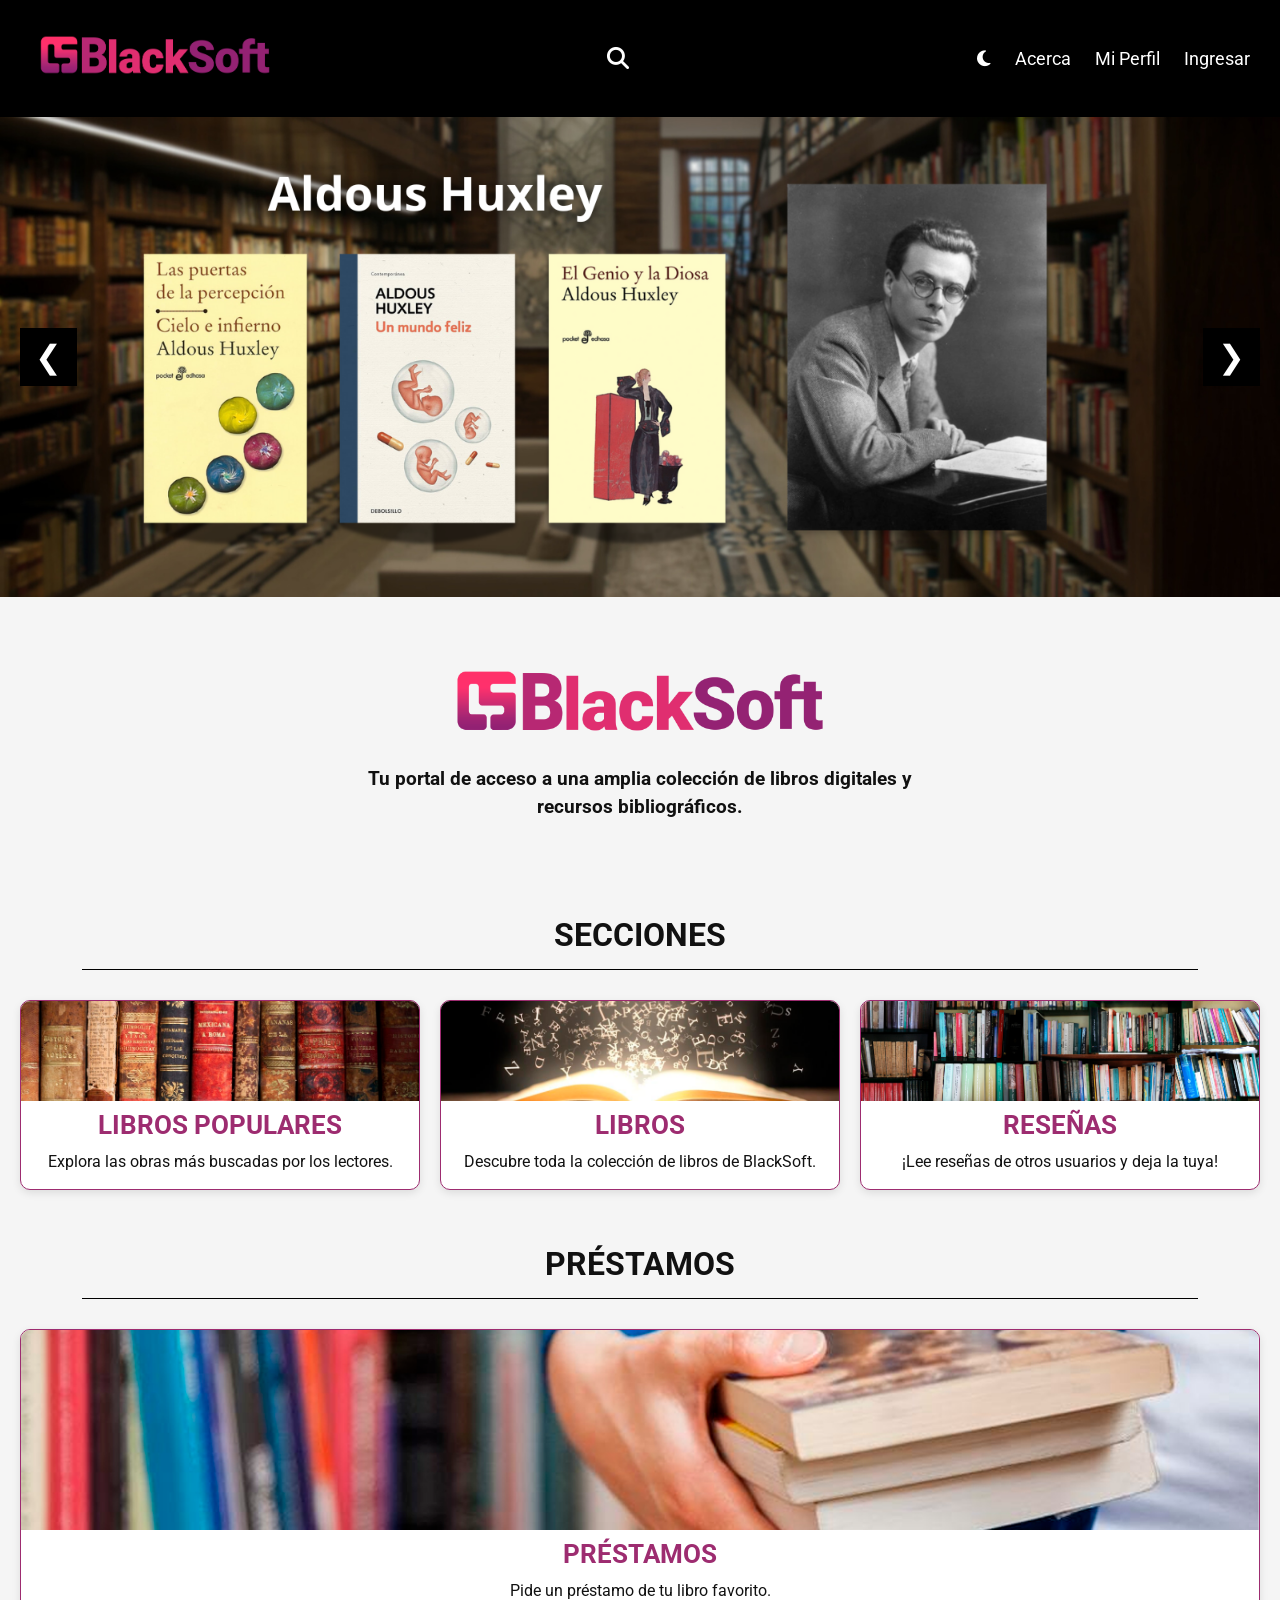
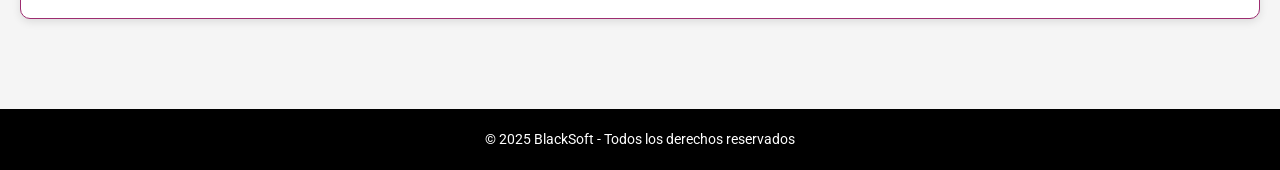
<file: index.html>
<!DOCTYPE html>
<html lang="es">
<head>
  <meta charset="UTF-8">
  <meta name="viewport" content="width=device-width, initial-scale=1.0">
  <title>Biblioteca BlackSoft</title>
  <link rel="stylesheet" href="./CSS/style.css">
  <link rel="icon" href="img/logo.png" type="image/png">
  <link rel="stylesheet" href="https://cdnjs.cloudflare.com/ajax/libs/font-awesome/6.5.0/css/all.min.css">
  <link rel="preconnect" href="https://fonts.googleapis.com">
  <link rel="preconnect" href="https://fonts.gstatic.com" crossorigin>
  <link href="https://fonts.googleapis.com/css2?family=Roboto:wght@300;400;500;700&display=swap" rel="stylesheet">
</head>

<body>

<header>
    <div class="logo">
        <a href="index.html" class="logomain">
            <img src="img/logo2.png" alt="mainlogobtn">
        </a>
    </div>

    <div class="search">
        <input id="busca" type="text" placeholder="Buscar..." class="busca">
        <button id="searchbtn" class="buscabtn">
            <i class="fa-solid fa-magnifying-glass"></i>
        </button>
    </div>

    <nav>
        <button id="themeToggle" class="theme-btn">
            <i class="fa-solid fa-moon"></i>
        </button>
        <a href="info.html">Acerca</a>
        <a href="perfil.html">Mi Perfil</a>
        <a href="login.html">Ingresar</a>
    </nav>
</header>

<main>

    <!-- ====================== CARRUSEL ====================== -->
    <section class="carrusel">
        <div class="slides">
            <img src="img/c3.png" alt="Imagen 1">
            <img src="img/c2.png" alt="Imagen 2">
            <img src="img/c1.png" alt="Imagen 3">
        </div>
        <button class="Anterior">&#10094;</button>
        <button class="Siguiente">&#10095;</button>
    </section>

    <!-- ====================== INFO ====================== -->
    <section class="bienv">
        <div class="bienvenida">
            <a href="info.html" class="btn-img">
                <img src="img/logo2.png" alt="logobtn">
            </a>
            <h3>Tu portal de acceso a una amplia colección de libros digitales y recursos bibliográficos.</h3>
        </div>
    </section>

    <!-- ====================== TARJETAS ====================== -->
    <section class="tarjetas">
    <h2>SECCIONES</h2>

    <div class="cards-container">

        <a href="libros_populares.html" class="card" data-img="img/s1.png" data-hover="img/h1.png">
            <img src="img/s1.png" alt="LibPop" class="card-img">
            <img src="img/ss1.png" class="card-img-hover">
            <h3>LIBROS POPULARES</h3>
            <p>Explora las obras más buscadas por los lectores.</p>
        </a>

        <a href="libros.html" class="card" data-img="img/s2.png" data-hover="img/h2.png">
            <img src="img/s2.png" alt="Lib" class="card-img">
            <img src="img/ss2.png" class="card-img-hover">
            <h3>LIBROS</h3>
            <p>Descubre toda la colección de libros de BlackSoft.</p>
        </a>

        <a href="resenas.html" class="card" data-img="img/s3.png" data-hover="img/h3.png">
            <img src="img/s3.png" alt="Resen" class="card-img">
            <img src="img/ss3.png" class="card-img-hover">
            <h3>RESEÑAS</h3>
            <p>¡Lee reseñas de otros usuarios y deja la tuya!</p>
        </a>

    </div>
    </section>


    <!-- ====================== PRESTAMOS ====================== -->
    <section class="prest">
    <h2>PRÉSTAMOS</h2>
    <div class="prestamo">
        <a href="prest.html" class="pr" data-img="img/s4.png" data-hover="img/h4.png">
            <img src="img/s4.png" alt="Prest" class="pr-img">
            <img src="img/ss4.png" class="pr-img-hover">
            <h3>PRÉSTAMOS</h3>
            <p>Pide un préstamo de tu libro favorito.</p>
        </a>
    </div>
    </section>


</main>

<footer>
    <p>© 2025 BlackSoft - Todos los derechos reservados</p>
</footer>

<script src="script.js"></script>
</body>
</html>
</file>
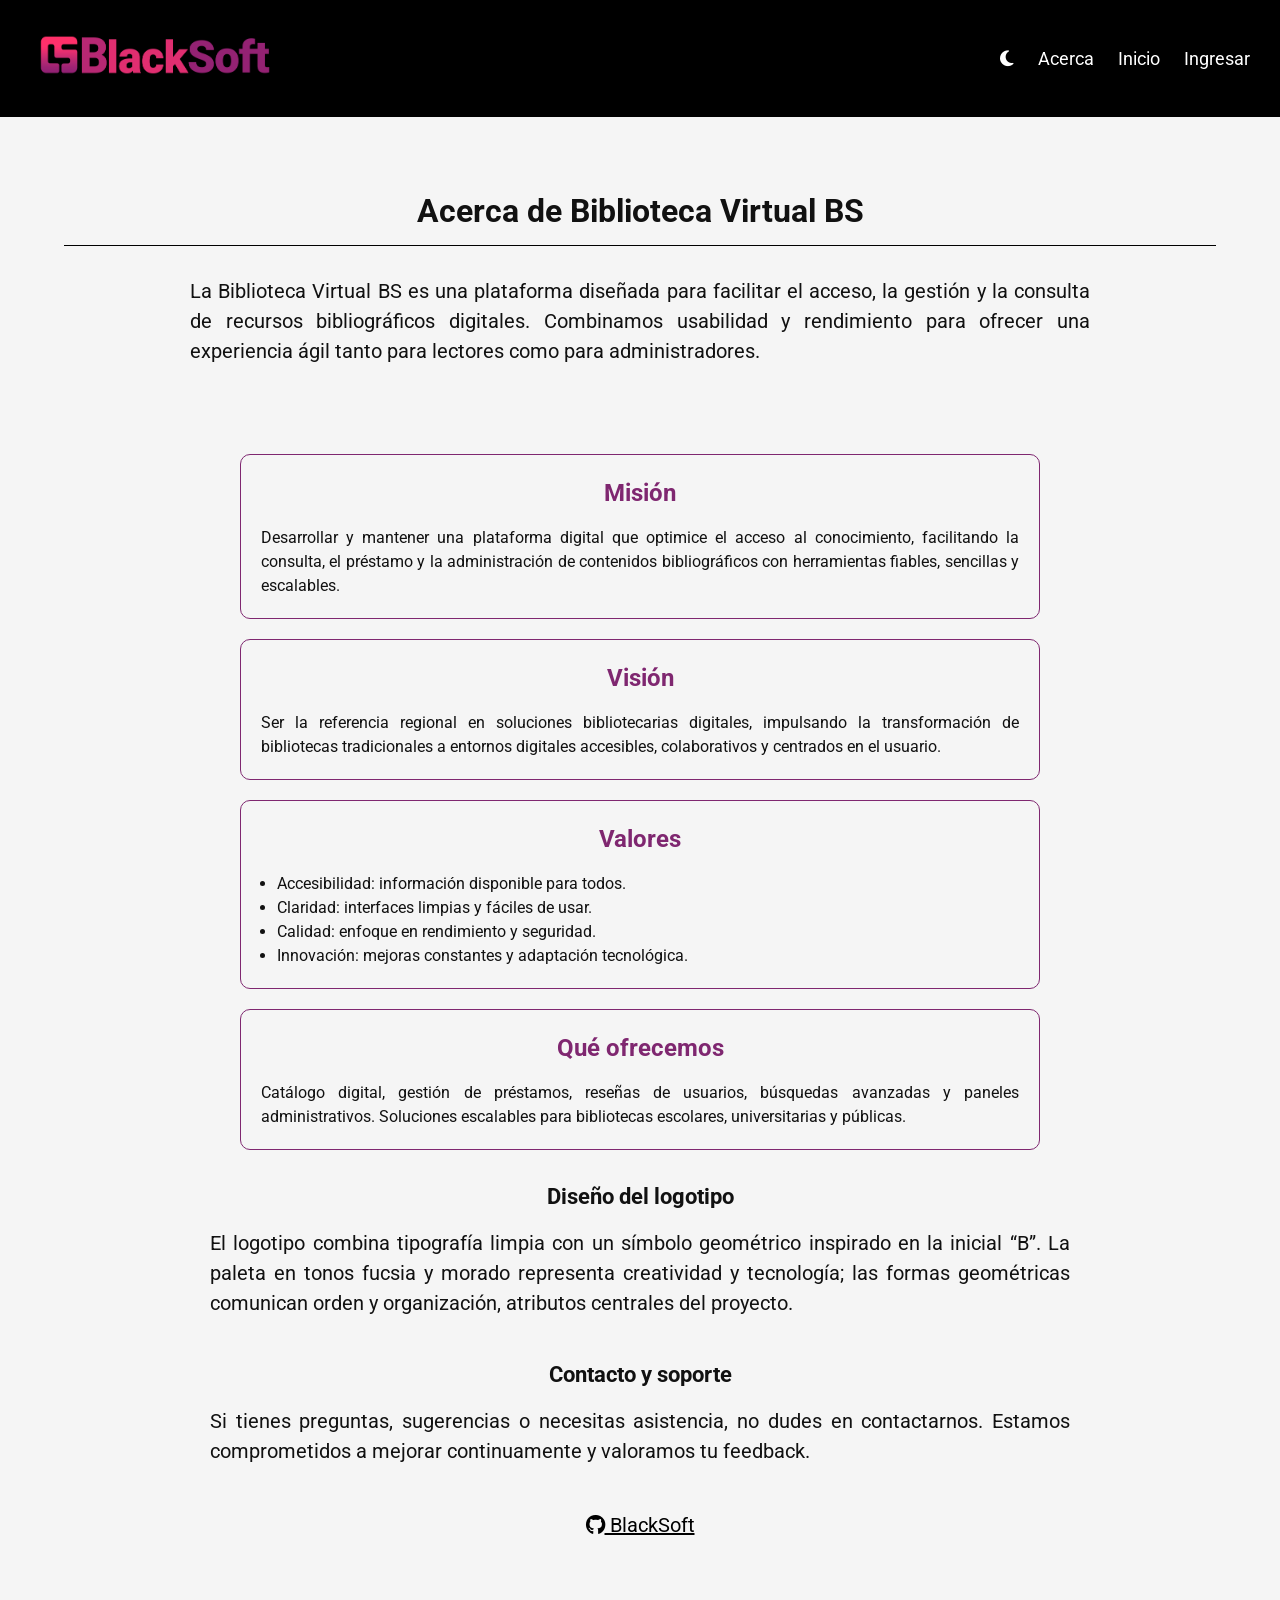
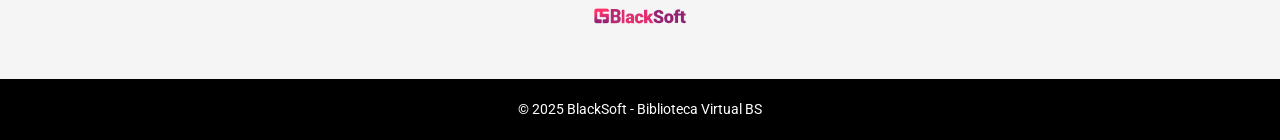
<file: info.html>
<!DOCTYPE html>
<html lang="es">
<head>
  <meta charset="utf-8" />
  <meta name="viewport" content="width=device-width,initial-scale=1" />
  <title>Nosotros - BS</title>
  <link rel="stylesheet" href="./CSS/style.css">
  <link rel="icon" href="img/logo2.png" type="image/png">
  <link rel="stylesheet" href="https://cdnjs.cloudflare.com/ajax/libs/font-awesome/6.5.0/css/all.min.css">
  <link rel="preconnect" href="https://fonts.googleapis.com">
  <link rel="preconnect" href="https://fonts.gstatic.com" crossorigin>
  <link href="https://fonts.googleapis.com/css2?family=Roboto:wght@300;400;500;700&display=swap" rel="stylesheet">
</head>

<body>

<header>
  <div class="logo">
    <a href="index.php"><img src="img/logo2.png" alt="BlackSoft - Biblioteca Virtual"></a>
  </div>

  <nav>
    <button id="themeToggle" class="theme-btn">
      <i class="fa-solid fa-moon"></i>
    </button>
    <a href="info.html">Acerca</a>
    <a href="index.php">Inicio</a>
    <a href="login.php">Ingresar</a>
  </nav>
</header>

<main>

  <!-- INTRO -->
  <section class="about-intro">
    <h2>Acerca de Biblioteca Virtual BS</h2>
    <p>
      La Biblioteca Virtual BS es una plataforma diseñada para facilitar el acceso, la gestión y la
      consulta de recursos bibliográficos digitales. Combinamos usabilidad y rendimiento para ofrecer
      una experiencia ágil tanto para lectores como para administradores.
    </p>
  </section>

  <!-- GRID -->
  <section class="about-grid">

    <article class="about-card">
      <h3>Misión</h3>
      <p>
        Desarrollar y mantener una plataforma digital que optimice el acceso al conocimiento, facilitando
        la consulta, el préstamo y la administración de contenidos bibliográficos con herramientas
        fiables, sencillas y escalables.
      </p>
    </article>

    <article class="about-card">
      <h3>Visión</h3>
      <p>
        Ser la referencia regional en soluciones bibliotecarias digitales, impulsando la transformación
        de bibliotecas tradicionales a entornos digitales accesibles, colaborativos y centrados en el usuario.
      </p>
    </article>

    <article class="about-card">
      <h3>Valores</h3>
      <ul>
        <li>Accesibilidad: información disponible para todos.</li>
        <li>Claridad: interfaces limpias y fáciles de usar.</li>
        <li>Calidad: enfoque en rendimiento y seguridad.</li>
        <li>Innovación: mejoras constantes y adaptación tecnológica.</li>
      </ul>
    </article>

    <article class="about-card">
      <h3>Qué ofrecemos</h3>
      <p>
        Catálogo digital, gestión de préstamos, reseñas de usuarios, búsquedas avanzadas y paneles
        administrativos. Soluciones escalables para bibliotecas escolares, universitarias y públicas.
      </p>
    </article>

  </section>

  <!-- LOGO INFO -->
  <section class="logo-design">
    <h3>Diseño del logotipo</h3>
    <p>
      El logotipo combina tipografía limpia con un símbolo geométrico inspirado en la inicial “B”.
      La paleta en tonos fucsia y morado representa creatividad y tecnología; las formas geométricas
      comunican orden y organización, atributos centrales del proyecto.
    </p>

  </section>

  <!-- CONTACTO -->
  <section class="contact-cta">
    <h3>Contacto y soporte</h3>
    <p>
      Si tienes preguntas, sugerencias o necesitas asistencia, no dudes en contactarnos. Estamos
      comprometidos a mejorar continuamente y valoramos tu feedback.
    </p>
    <br>
    <a href="https://github.com/Daezepam/BlackSoft">
      <i class="fab fa-github"></i> BlackSoft
    </a> 
  </section>

  <section class="logo-d">
    <div class="logo-img">
      <img src="img/logo2.png" alt="Logotipo BlackSoft">
    </div>
  </section>

</main>

<footer>
  <p>© 2025 BlackSoft - Biblioteca Virtual BS</p>
</footer>

<script src="script.js"></script>
</body>
</html>
</file>
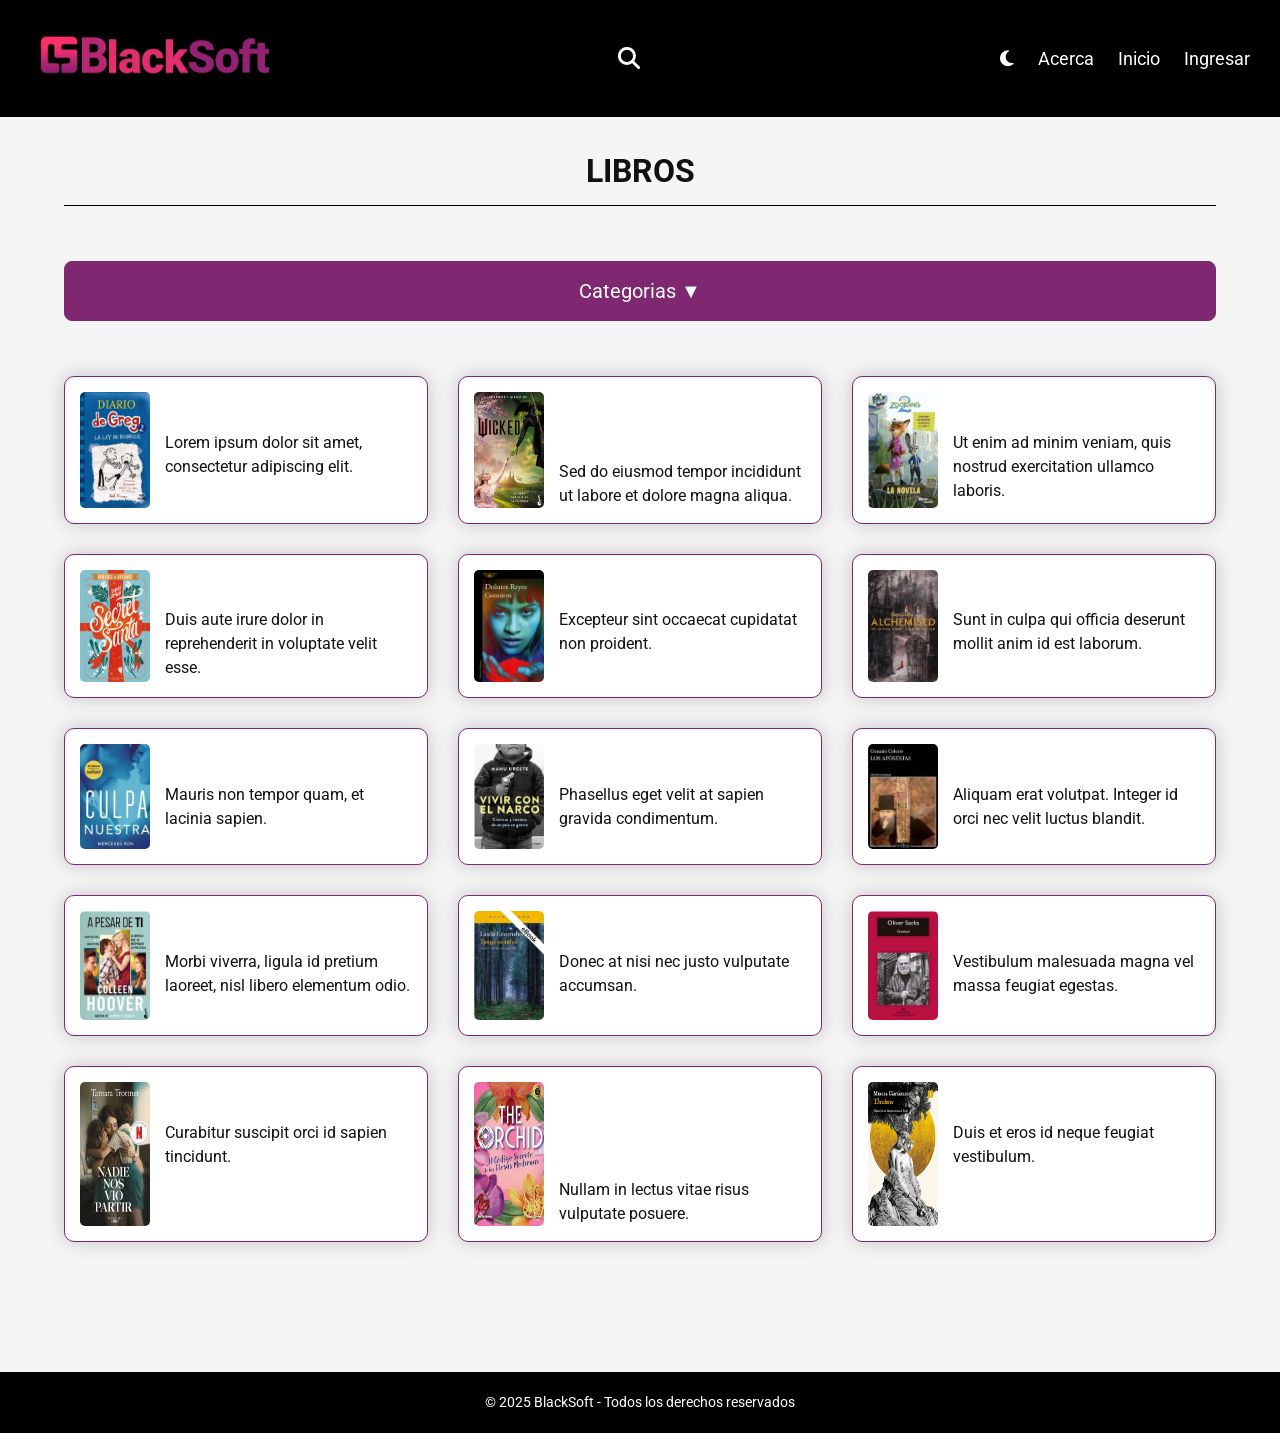
<file: libros.html>
<!DOCTYPE html>
<html lang="es">
<head>
    <meta charset="UTF-8">
    <meta name="viewport" content="width=device-width, initial-scale=1.0">
    <title>Libros - BS</title>
    <link rel="stylesheet" href="./CSS/style.css">
    <link rel="icon" href="img/logo.png" type="image/png">
    <link rel="stylesheet" href="https://cdnjs.cloudflare.com/ajax/libs/font-awesome/6.5.0/css/all.min.css">
    <link rel="preconnect" href="https://fonts.googleapis.com">
    <link rel="preconnect" href="https://fonts.gstatic.com" crossorigin>
    <link href="https://fonts.googleapis.com/css2?family=Roboto:wght@300;400;500;700&display=swap" rel="stylesheet">
</head>
<body>

<header>
    <div class="logo">
        <a href="index.html" class="logomain">
            <img src="img/logo2.png" alt="mainlogobtn">
        </a>
    </div>
    
    <div class="search">
        <input id="busca" type="text" placeholder="Buscar..." class="busca">
        <button id="searchbtn" class="buscabtn">
            <i class="fa-solid fa-magnifying-glass"></i>
        </button>
    </div>

    <nav>
        <button id="themeToggle" class="theme-btn">
            <i class="fa-solid fa-moon"></i>
        </button>
        <a href="info.html">Acerca</a>
        <a href="index.html">Inicio</a>
        <a href="login.html">Ingresar</a>
    </nav>
</header>

<div class="titulo">
    <h2>Libros</h2>
</div>


<!-- BOTÓN DE CATEGORÍAS -->
<div class="categorias-boton" onclick="toggleCategorias()">
    Categorias ▼
</div>

<!-- MENÚ DESPLEGABLE -->
<div class="categorias-desplegable" id="menuCategorias">
    <div class="categorias-menu">

        <div class="categorias-column">
            <span>Aventura</span>
            <span>Fantasía</span>
            <span>Ciencia Ficción</span>
        </div>

        <div class="categorias-column">
            <span>Historia</span>
            <span>Negocios</span>
            <span>Psicología</span>
        </div>

        <div class="categorias-column">
            <span>Poesía</span>
            <span>Filosofía</span>
            <span>Arte</span>
        </div>
    </div>
</div>

<!-- GRID DE LIBROS -->
<div class="libros-container">

   <!-- LIBRO 1 -->
    <div class="libro-card">
        <img src="img/libros_populares/libro1.jpg" class="libro-img" alt="Libro 1">
        <div class="libro-info">
            <div class="libro-titulo">El Diario de Greg 2</div>
            <div class="libro-descripcion">
                Lorem ipsum dolor sit amet, consectetur adipiscing elit.
            </div>
        </div>
    </div>

    <!-- LIBRO 2 -->
    <div class="libro-card">
        <img src="img/libros_populares/libro2.png" class="libro-img" alt="Libro 2">
        <div class="libro-info">
            <div class="libro-titulo">Wicked. Memorias de una bruja mala</div>
            <div class="libro-descripcion">
                Sed do eiusmod tempor incididunt ut labore et dolore magna aliqua.
            </div>
        </div>
    </div>

    <!-- LIBRO 3 -->
    <div class="libro-card">
        <img src="img/libros_populares/libro3.png" class="libro-img" alt="Libro 3">
        <div class="libro-info">
            <div class="libro-titulo">Zootopia 2. La novela</div>
            <div class="libro-descripcion">
                Ut enim ad minim veniam, quis nostrud exercitation ullamco laboris.
            </div>
        </div>
    </div>

    <!-- LIBRO 4 -->
    <div class="libro-card">
        <img src="img/libros_populares/libro4.png" class="libro-img" alt="Libro 4">
        <div class="libro-info">
            <div class="libro-titulo">Secret Santa</div>
            <div class="libro-descripcion">
                Duis aute irure dolor in reprehenderit in voluptate velit esse.
            </div>
        </div>
    </div>

    <!-- LIBRO 5 -->
    <div class="libro-card">
        <img src="img/libros_populares/libro5.png" class="libro-img" alt="Libro 5">
        <div class="libro-info">
            <div class="libro-titulo">Cometierra</div>
            <div class="libro-descripcion">
                Excepteur sint occaecat cupidatat non proident.
            </div>
        </div>
    </div>

    <!-- LIBRO 6 -->
    <div class="libro-card">
        <img src="img/libros_populares/libro6.png" class="libro-img" alt="Libro 6">
        <div class="libro-info">
            <div class="libro-titulo">Alchemised</div>
            <div class="libro-descripcion">
                Sunt in culpa qui officia deserunt mollit anim id est laborum.
            </div>
        </div>
    </div>

    <!-- LIBRO 7 -->
    <div class="libro-card">
        <img src="img/libros_populares/libro7.png" class="libro-img" alt="Libro 7">
        <div class="libro-info">
            <div class="libro-titulo">Culpa nuestra</div>
            <div class="libro-descripcion">
                Mauris non tempor quam, et lacinia sapien.
            </div>
        </div>
    </div>

    <!-- LIBRO 8 -->
    <div class="libro-card">
        <img src="img/libros_populares/libro8.png" class="libro-img" alt="Libro 8">
        <div class="libro-info">
            <div class="libro-titulo">Vivir con el narco</div>
            <div class="libro-descripcion">
                Phasellus eget velit at sapien gravida condimentum.
            </div>
        </div>
    </div>

    <!-- LIBRO 9 -->
    <div class="libro-card">
        <img src="img/libros_populares/libro9.png" class="libro-img" alt="Libro 9">
        <div class="libro-info">
            <div class="libro-titulo">Los apóstatas</div>
            <div class="libro-descripcion">
                Aliquam erat volutpat. Integer id orci nec velit luctus blandit.
            </div>
        </div>
    </div>

    <!-- LIBRO 10 -->
    <div class="libro-card">
        <img src="img/libros_populares/libro10.png" class="libro-img" alt="Libro 10">
        <div class="libro-info">
            <div class="libro-titulo">A Pesar de Ti</div>
            <div class="libro-descripcion">
                Morbi viverra, ligula id pretium laoreet, nisl libero elementum odio.
            </div>
        </div>
    </div>

    <!-- LIBRO 11 -->
    <div class="libro-card">
        <img src="img/libros_populares/libro11.png" class="libro-img" alt="Libro 11">
        <div class="libro-info">
            <div class="libro-titulo">Tango Satánico</div>
            <div class="libro-descripcion">
                Donec at nisi nec justo vulputate accumsan.
            </div>
        </div>
    </div>

    <!-- LIBRO 12 -->
    <div class="libro-card">
        <img src="img/libros_populares/libro12.png" class="libro-img" alt="Libro 12">
        <div class="libro-info">
            <div class="libro-titulo">Gratitud</div>
            <div class="libro-descripcion">
                Vestibulum malesuada magna vel massa feugiat egestas.
            </div>
        </div>
    </div>

    <!-- LIBRO 13 -->
    <div class="libro-card">
        <img src="img/libros_populares/libro13.png" class="libro-img" alt="Libro 13">
        <div class="libro-info">
            <div class="libro-titulo">Nadie nos vio partir</div>
            <div class="libro-descripcion">
                Curabitur suscipit orci id sapien tincidunt.
            </div>
        </div>
    </div>

    <!-- LIBRO 14 -->
    <div class="libro-card">
        <img src="img/libros_populares/libro14.png" class="libro-img" alt="Libro 14">
        <div class="libro-info">
            <div class="libro-titulo">The Orchid: el código secreto de las diosas modernas</div>
            <div class="libro-descripcion">
                Nullam in lectus vitae risus vulputate posuere.
            </div>
        </div>
    </div>

    <!-- LIBRO 15 -->
    <div class="libro-card">
        <img src="img/libros_populares/libro15.png" class="libro-img" alt="Libro 15">
        <div class="libro-info">
            <div class="libro-titulo">THEODOROS</div>
            <div class="libro-descripcion">
                Duis et eros id neque feugiat vestibulum.
            </div>
        </div>
    </div>
</div>

<footer>
    © 2025 BlackSoft - Todos los derechos reservados
</footer>

<script>
function toggleCategorias() {
    let menu = document.getElementById("menuCategorias");
    menu.style.display = (menu.style.display === "block") ? "none" : "block";
}
</script>

<script src="script.js"></script>
</body>
</html>
</file>
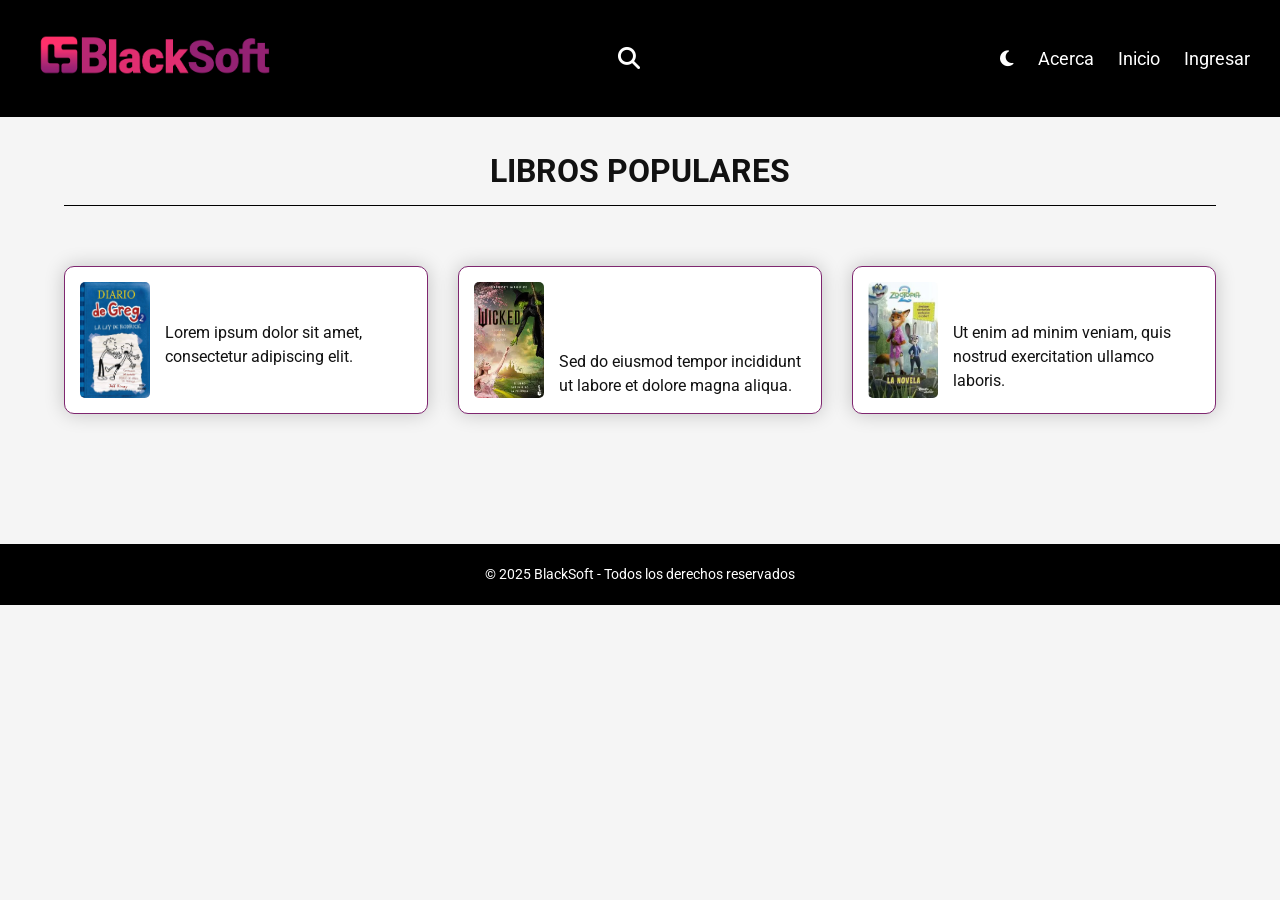
<file: libros_populares.html>
<!DOCTYPE html>
<html lang="es">
<head>
    <meta charset="UTF-8">
    <meta name="viewport" content="width=device-width, initial-scale=1.0">
    <title>Libros Populares - BS</title>
    <link rel="stylesheet" href="./CSS/style.css">
    <link rel="icon" href="img/logo.png" type="image/png">
    <link rel="stylesheet" href="https://cdnjs.cloudflare.com/ajax/libs/font-awesome/6.5.0/css/all.min.css">
    <link rel="preconnect" href="https://fonts.googleapis.com">
    <link rel="preconnect" href="https://fonts.gstatic.com" crossorigin>
    <link href="https://fonts.googleapis.com/css2?family=Roboto:wght@300;400;500;700&display=swap" rel="stylesheet">
</head>
<body>

<header>
    <div class="logo">
        <a href="index.php" class="logomain">
            <img src="img/logo2.png" alt="mainlogobtn">
        </a>
    </div>

    <div class="search">
        <input id="busca" type="text" placeholder="Buscar..." class="busca">
        <button id="searchbtn" class="buscabtn">
            <i class="fa-solid fa-magnifying-glass"></i>
        </button>
    </div>

    <nav>
        <button id="themeToggle" class="theme-btn">
            <i class="fa-solid fa-moon"></i>
        </button>
        <a href="info.html">Acerca</a>
        <a href="index.html">Inicio</a>
        <a href="login.html">Ingresar</a>
    </nav>
</header>

<div class="titulo">
    <h2>Libros Populares</h2>
</div>

<!-- CONTENEDOR EN 3 COLUMNAS -->
<div class="libros-container">

    <!-- LIBRO 1 -->
    <div class="libro-card">
        <img src="img/libros_populares/libro1.jpg" class="libro-img" alt="Libro 1">
        <div class="libro-info">
            <div class="libro-titulo">El Diario de Greg 2</div>
            <div class="libro-descripcion">
                Lorem ipsum dolor sit amet, consectetur adipiscing elit.
            </div>
        </div>
    </div>

    <!-- LIBRO 2 -->
    <div class="libro-card">
        <img src="img/libros_populares/libro2.png" class="libro-img" alt="Libro 2">
        <div class="libro-info">
            <div class="libro-titulo">Wicked. Memorias de una bruja mala</div>
            <div class="libro-descripcion">
                Sed do eiusmod tempor incididunt ut labore et dolore magna aliqua.
            </div>
        </div>
    </div>

    <!-- LIBRO 3 -->
    <div class="libro-card">
        <img src="img/libros_populares/libro3.png" class="libro-img" alt="Libro 3">
        <div class="libro-info">
            <div class="libro-titulo">Zootopia 2. La novela</div>
            <div class="libro-descripcion">
                Ut enim ad minim veniam, quis nostrud exercitation ullamco laboris.
            </div>
        </div>
    </div>

</div>

<footer>
    © 2025 BlackSoft - Todos los derechos reservados
</footer>

<script src="script.js"></script>
</body>
</html>
</file>
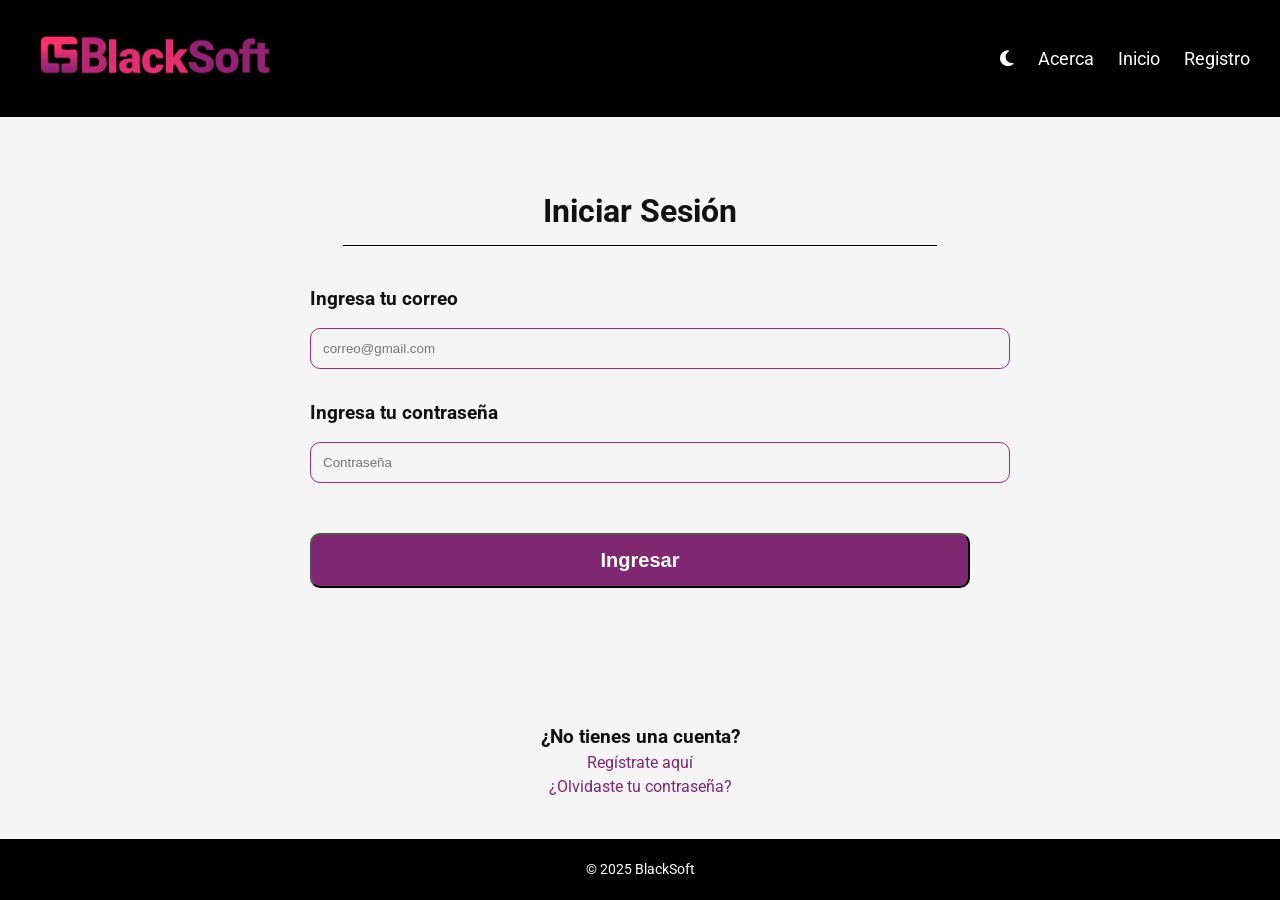
<file: login.html>
<!DOCTYPE html>
<html lang="es">
<head>
  <meta charset="UTF-8">
  <meta name="viewport" content="width=device-width, initial-scale=1.0">
  <title>Login - BS</title>
  <link rel="stylesheet" href="./CSS/style.css">
  <link rel="icon" href="img/logo.png" type="image/png">
  <link rel="stylesheet" href="https://cdnjs.cloudflare.com/ajax/libs/font-awesome/6.5.0/css/all.min.css">
  <link rel="preconnect" href="https://fonts.googleapis.com">
  <link rel="preconnect" href="https://fonts.gstatic.com" crossorigin>
  <link href="https://fonts.googleapis.com/css2?family=Roboto:wght@300;400;500;700&display=swap" rel="stylesheet">
</head>

<header>
    <div class="logo">
        <a href="index.html" class="logomain">
            <img src="img/logo2.png" alt="mainlogobtn">
        </a>
    </div>
    <nav>
        <button id="themeToggle" class="theme-btn">
            <i class="fa-solid fa-moon"></i>
        </button>
        <a href="info.html">Acerca</a>
        <a href="index.html">Inicio</a>
        <a href="registro.html">Registro</a>

    </nav>
</header>

<main class="formulario">
    <div class="formlog">
        <h2>Iniciar Sesión</h2><br>
        <form class="forma">
            <h3>Ingresa tu correo</h3>
            <input type="email" placeholder="correo@gmail.com">

            <h3>Ingresa tu contraseña</h3>
            <input type="password" placeholder="Contraseña">

            <button>Ingresar</button>
        </form>
    </div>
</main>

<div class="info-login">
        <h3>¿No tienes una cuenta?</h3>
        <a href="registro.html" class="btn-reg">Regístrate aquí</a>
</div>

<div class="password">
        <a href="pass.html" class="btn-pass">¿Olvidaste tu contraseña?</a>
</div>

<footer>
    <p>© 2025 BlackSoft</p>
</footer>

<script src="script.js"></script>
</body>
</html>
</file>
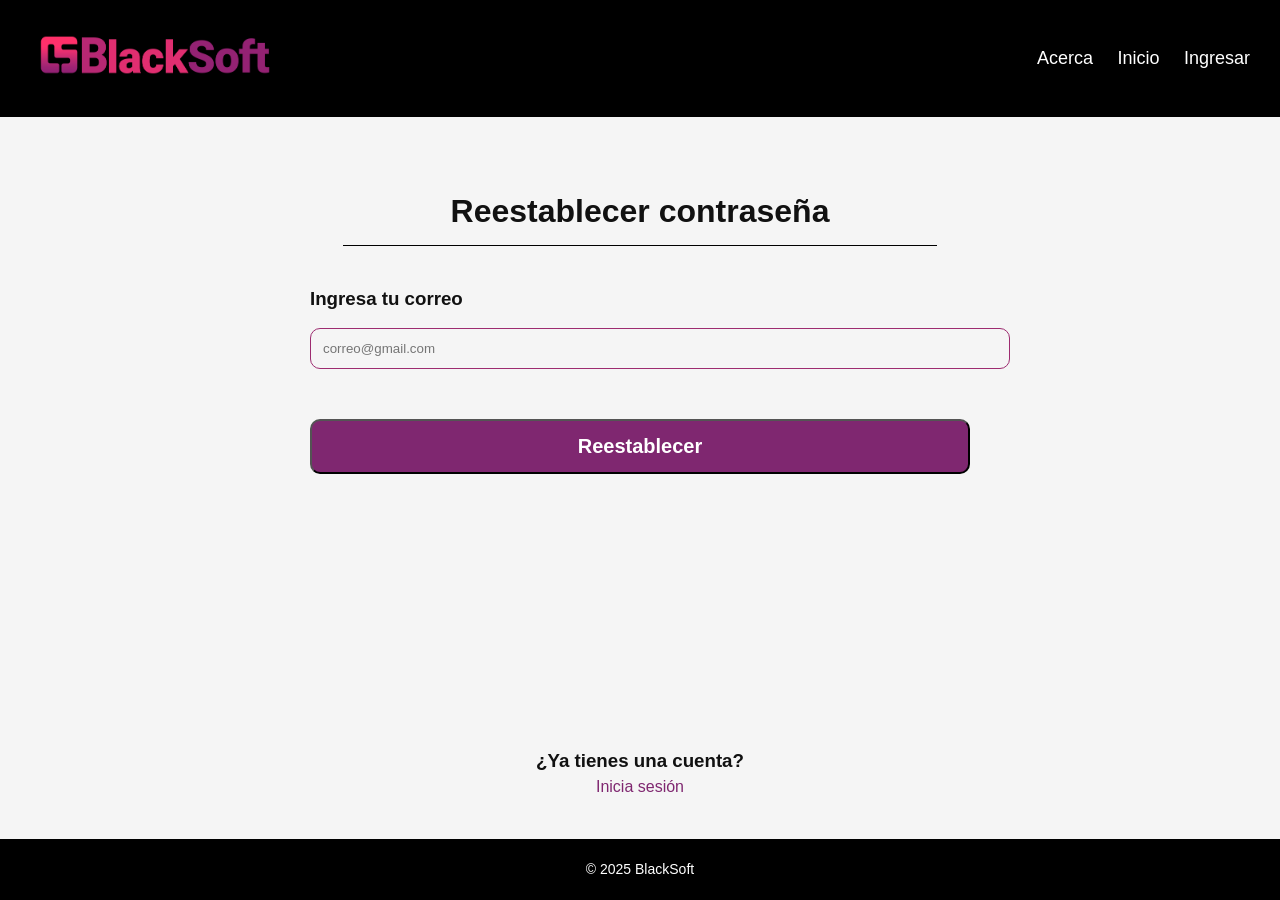
<file: pass.html>
<!DOCTYPE html>
<html lang="es">
<head>
  <meta charset="UTF-8">
  <meta name="viewport" content="width=device-width, initial-scale=1.0">
  <title>Reestablecer - BS</title>
  <link rel="stylesheet" href="./CSS/style.css">
  <link rel="icon" href="img/logo.png" type="image/png">
</head>

<header>
    <div class="logo">
        <a href="index.php" class="logomain">
            <img src="img/logo2.png" alt="mainlogobtn">
        </a>
    </div>
    <nav>
        <button id="themeToggle" class="theme-btn">
            <i class="fa-solid fa-moon"></i>
        </button>
        <a href="info.html">Acerca</a>
        <a href="index.php">Inicio</a>
        <a href="login.html">Ingresar</a>
    </nav>
</header>

<main class="formulario">
    <div class="formlog">
        <h2>Reestablecer contraseña</h2><br>
        <form class="forma">
            <h3>Ingresa tu correo</h3>
            <input type="email" placeholder="correo@gmail.com">
            <button>Reestablecer</button>
        </form>
    </div>
</main>

<div class="info-login">
        <h3>¿Ya tienes una cuenta?</h3>
        <a href="login.html" class="btn-reg">Inicia sesión</a>
</div>

<footer>
    <p>© 2025 BlackSoft</p>
</footer>

<script src="script.js"></script>
</body>
</html>
</file>
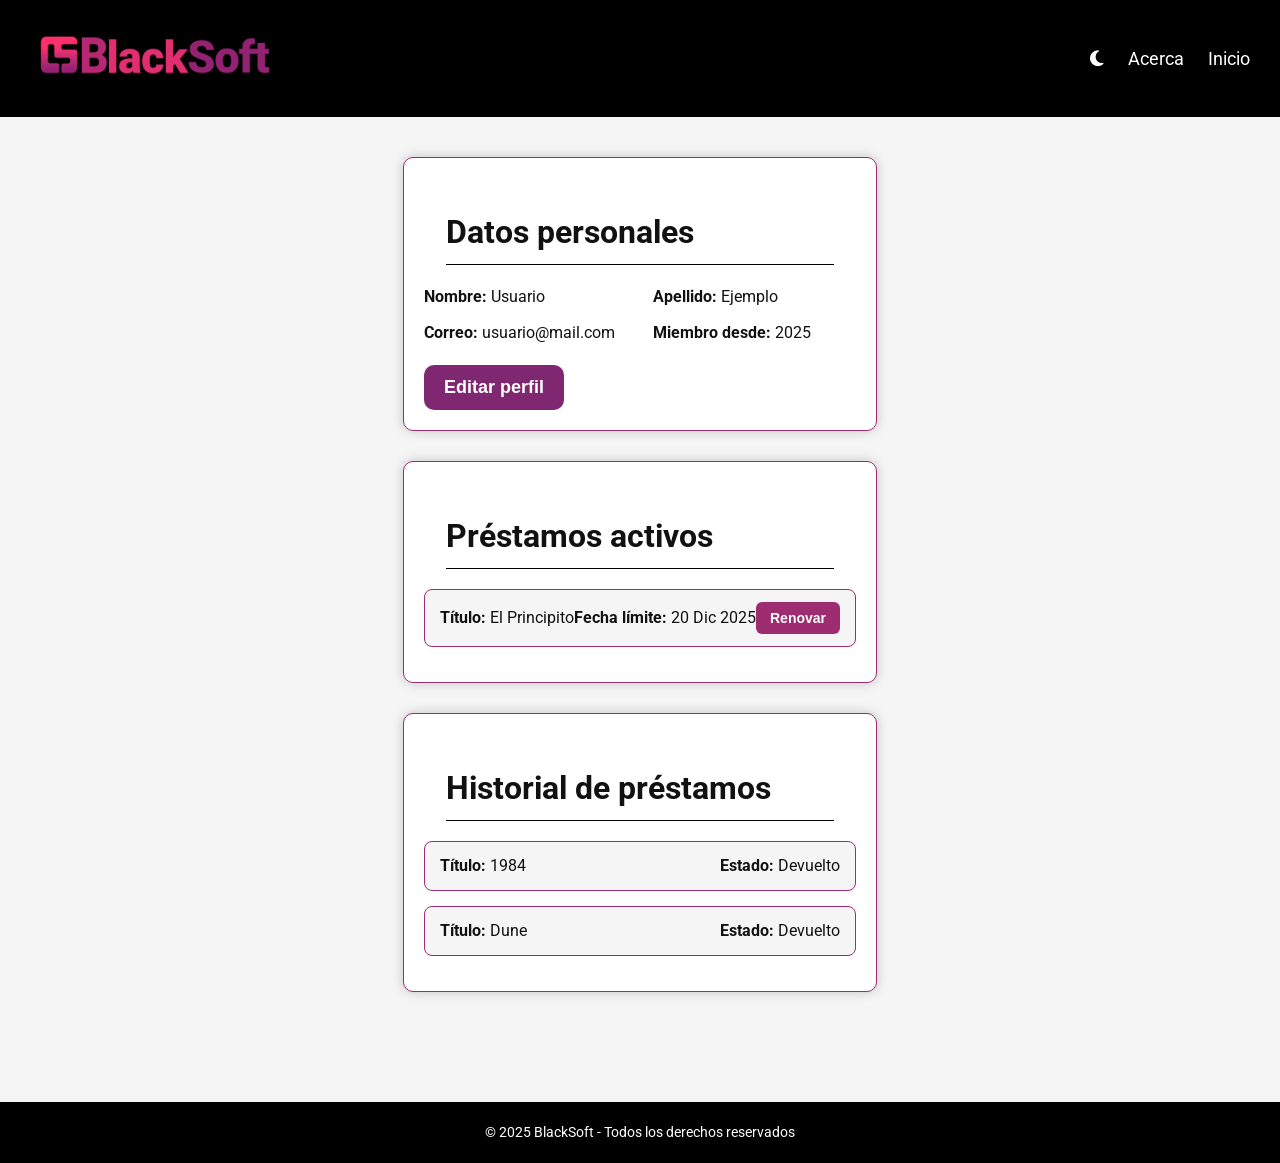
<file: perfil.html>
<!DOCTYPE html>
<html lang="es">
<head>
  <meta charset="UTF-8">
  <meta name="viewport" content="width=device-width, initial-scale=1.0">
  <title>Perfil - BS</title>
  <link rel="stylesheet" href="./CSS/style.css">
  <link rel="icon" href="img/logo.png" type="image/png">
  <link rel="stylesheet" href="https://cdnjs.cloudflare.com/ajax/libs/font-awesome/6.5.0/css/all.min.css">
  <link rel="preconnect" href="https://fonts.googleapis.com">
  <link rel="preconnect" href="https://fonts.gstatic.com" crossorigin>
  <link href="https://fonts.googleapis.com/css2?family=Roboto:wght@300;400;500;700&display=swap" rel="stylesheet">
</head>
<body>

<header>
    <div class="logo">
        <a href="index.html" class="logomain">
            <img src="img/logo2.png" alt="mainlogobtn">
        </a>
    </div>

    <nav>
        <button id="themeToggle" class="theme-btn">
            <i class="fa-solid fa-moon"></i>
        </button>
        <a href="info.html">Acerca</a>
        <a href="index.html">Inicio</a>
    </nav>
</header>

<main class="container">
    <section class="profile-card">
        <h2>Datos personales</h2>
        <div class="info-grid">
            <p><strong>Nombre:</strong> Usuario</p>
            <p><strong>Apellido:</strong> Ejemplo</p>
            <p><strong>Correo:</strong> usuario@mail.com</p>
            <p><strong>Miembro desde:</strong> 2025</p>
        </div>
        <button class="btn">Editar perfil</button>
    </section>

    <section class="profile-card">
        <h2>Préstamos activos</h2>
        <div class="item">
            <p><strong>Título:</strong> El Principito</p>
            <p><strong>Fecha límite:</strong> 20 Dic 2025</p>
            <button class="btn-small">Renovar</button>
        </div>
    </section>

    <section class="profile-card">
        <h2>Historial de préstamos</h2>
        <div class="item">
            <p><strong>Título:</strong> 1984</p>
            <p><strong>Estado:</strong> Devuelto</p>
        </div>
        <div class="item">
            <p><strong>Título:</strong> Dune</p>
            <p><strong>Estado:</strong> Devuelto</p>
        </div>
    </section>

</main>

<footer>
    <p>© 2025 BlackSoft - Todos los derechos reservados</p>
</footer>

<script src="script.js"></script>
</body>
</html>
</file>
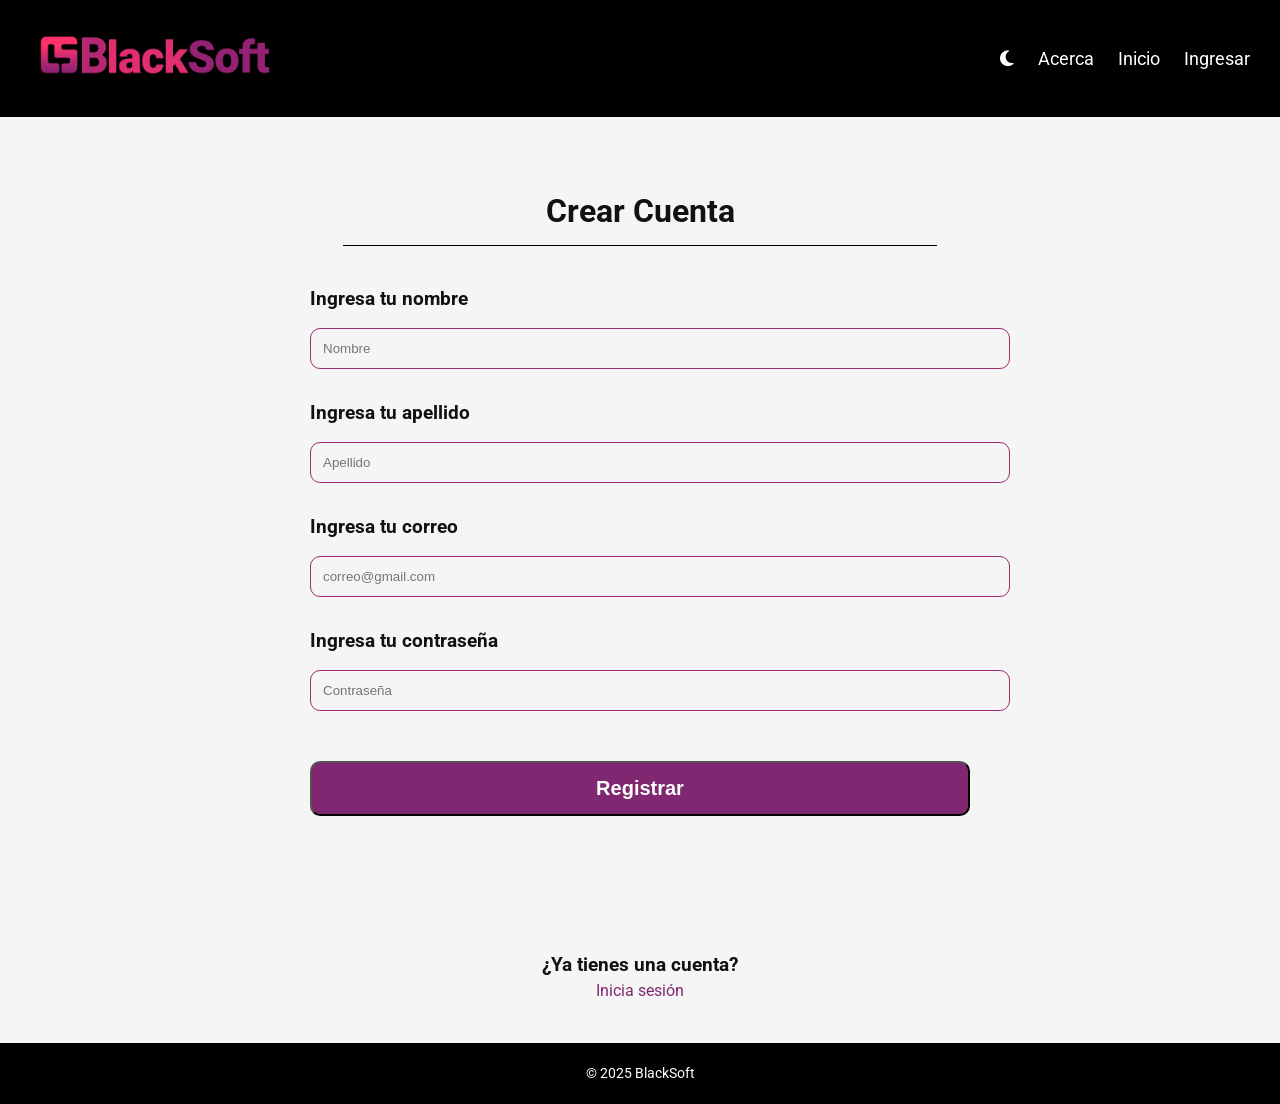
<file: registro.html>
<!DOCTYPE html>
<html lang="es">
<head>
  <meta charset="UTF-8">
  <meta name="viewport" content="width=device-width, initial-scale=1.0">
  <title>Registro - BS</title>
  <link rel="stylesheet" href="./CSS/style.css">
  <link rel="icon" href="img/logo.png" type="image/png">
  <link rel="stylesheet" href="https://cdnjs.cloudflare.com/ajax/libs/font-awesome/6.5.0/css/all.min.css">
  <link rel="preconnect" href="https://fonts.googleapis.com">
  <link rel="preconnect" href="https://fonts.gstatic.com" crossorigin>
  <link href="https://fonts.googleapis.com/css2?family=Roboto:wght@300;400;500;700&display=swap" rel="stylesheet">
</head>

<body>

<header>
    <div class="logo">
        <a href="index.html" class="logomain">
            <img src="img/logo2.png" alt="mainlogobtn">
        </a>
    </div>
    <nav>
        <button id="themeToggle" class="theme-btn">
            <i class="fa-solid fa-moon"></i>
        </button>
        <a href="info.html">Acerca</a>
        <a href="index.html">Inicio</a>
        <a href="login.html">Ingresar</a>
    </nav>
</header>

<main class="formulario">
    <div class="formlog">
    <h2>Crear Cuenta</h2>
    <br>
    <form class="forma">
        <h3>Ingresa tu nombre</h3>
        <input type="text" placeholder="Nombre">

        <h3>Ingresa tu apellido</h3>
        <input type="text" placeholder="Apellido">

        <h3>Ingresa tu correo</h3>
        <input type="email" placeholder="correo@gmail.com">

        <h3>Ingresa tu contraseña</h3>
        <input type="password" placeholder="Contraseña">

        <button>Registrar</button>
    </form>
    </div>
</main>

<div class="info-login">
        <h3>¿Ya tienes una cuenta?</h3>
        <a href="login.html" class="btn-reg">Inicia sesión</a>
</div>

<footer>
    <p>© 2025 BlackSoft</p>
</footer>


<script src="script.js"></script>
</body>
</html>
</file>
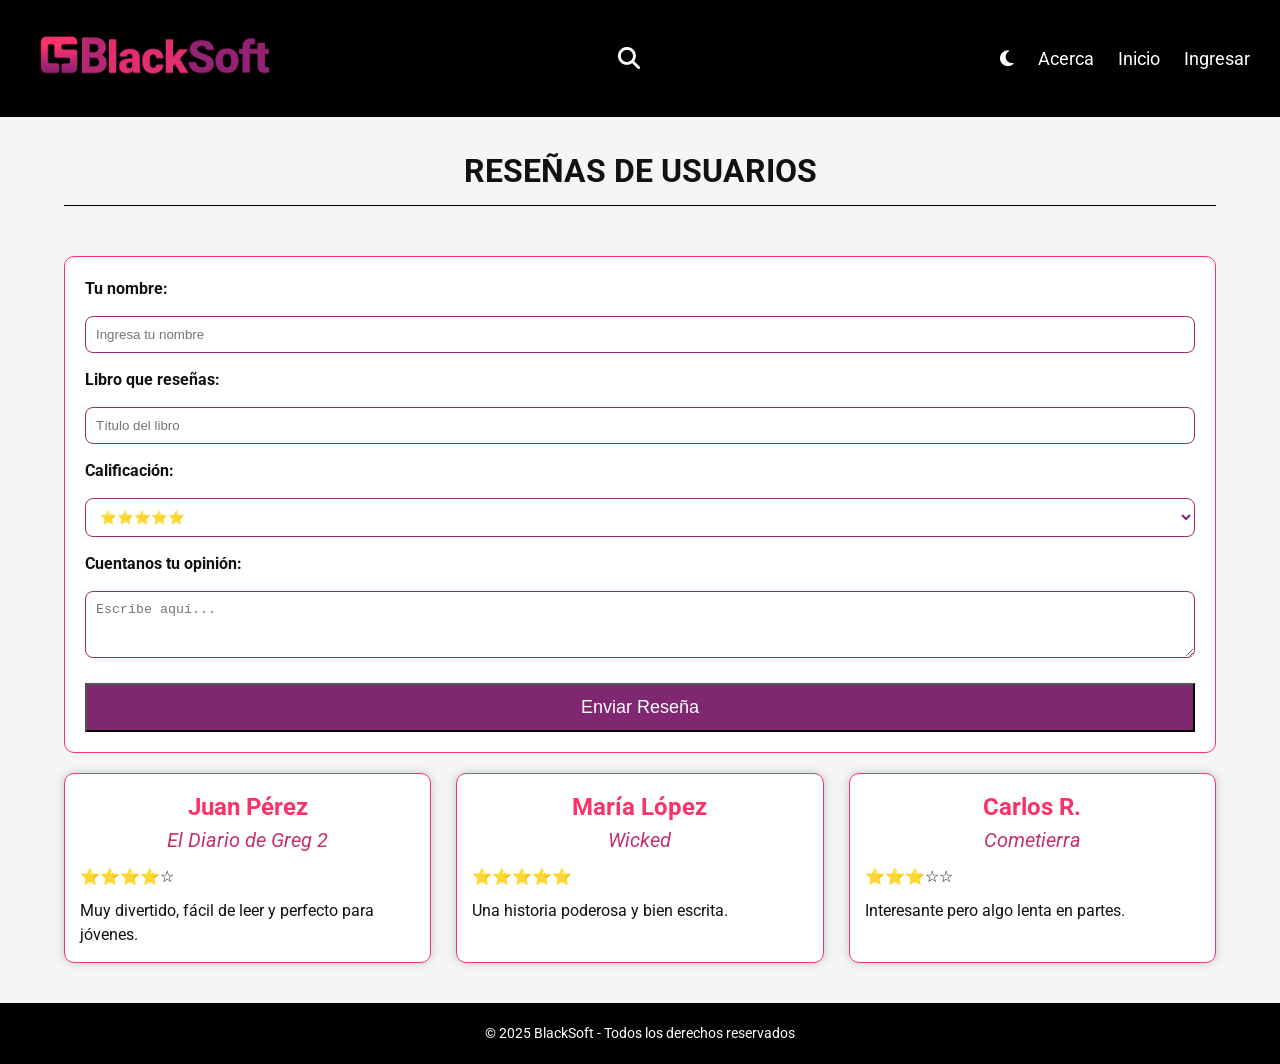
<file: resenas.html>
<!DOCTYPE html>
<html lang="es">
<head>
    <meta charset="UTF-8">
    <meta name="viewport" content="width=device-width, initial-scale=1.0">
    <title>Reseñas - BS</title>
    <link rel="stylesheet" href="./CSS/style.css">
    <link rel="icon" href="img/logo.png" type="image/png">
    <link rel="stylesheet" href="https://cdnjs.cloudflare.com/ajax/libs/font-awesome/6.5.0/css/all.min.css">
    <link rel="preconnect" href="https://fonts.googleapis.com">
    <link rel="preconnect" href="https://fonts.gstatic.com" crossorigin>
    <link href="https://fonts.googleapis.com/css2?family=Roboto:wght@300;400;500;700&display=swap" rel="stylesheet">
</head>
<body>

<!-- ----------------- HEADER ----------------- -->
<header>
    <div class="logo">
        <a href="index.html" class="logomain">
            <img src="img/logo2.png" alt="mainlogobtn">
        </a>
    </div>

    <div class="search">
        <input id="busca" type="text" placeholder="Buscar..." class="busca">
        <button id="searchbtn" class="buscabtn">
            <i class="fa-solid fa-magnifying-glass"></i>
        </button>
    </div>

    <nav>
        <button id="themeToggle" class="theme-btn">
            <i class="fa-solid fa-moon"></i>
        </button>
        <a href="info.html">Acerca</a>
        <a href="index.html">Inicio</a>
        <a href="login.html">Ingresar</a>

    </nav>
</header>

<div class="title">
    <h2>Reseñas de Usuarios</h2>
</div>

<!-- ----------------- FORMULARIO ----------------- -->

<form class="review-form">

    <label>Tu nombre:</label>
    <input type="text" placeholder="Ingresa tu nombre" required>

    <label>Libro que reseñas:</label>
    <input type="text" placeholder="Título del libro" required>

    <label>Calificación:</label>
    <select required>
        <option value="5">⭐⭐⭐⭐⭐</option>
        <option value="4"> ⭐⭐⭐⭐</option>
        <option value="3">  ⭐⭐⭐</option>
        <option value="2">   ⭐⭐</option>
        <option value="1">    ⭐</option>
    </select>

    <label>Cuentanos tu opinión:</label>
    <textarea rows="3" placeholder="Escribe aquí..." required></textarea>

    <button type="submit">Enviar Reseña</button>

</form>

<!-- SEPARACION -->
<div class="separacion"></div>

<!-- ----------------- CONTENEDOR DE RESEÑAS ----------------- -->

<div class="reviews-container">

    <div class="review-card">
        <div class="review-usuario">Juan Pérez</div>
        <div class="review-libro">El Diario de Greg 2</div>
        <div class="review-rating">⭐⭐⭐⭐☆</div>
        <div class="review-text">
            Muy divertido, fácil de leer y perfecto para jóvenes.
        </div>
    </div>

    <div class="review-card">
        <div class="review-usuario">María López</div>
        <div class="review-libro">Wicked</div>
        <div class="review-rating">⭐⭐⭐⭐⭐</div>
        <div class="review-text">
            Una historia poderosa y bien escrita.
        </div>
    </div>

    <div class="review-card">
        <div class="review-usuario">Carlos R.</div>
        <div class="review-libro">Cometierra</div>
        <div class="review-rating">⭐⭐⭐☆☆</div>
        <div class="review-text">
            Interesante pero algo lenta en partes.
        </div>
    </div>

</div>

<!-- ----------------- FOOTER ----------------- -->
<footer>
    © 2025 BlackSoft - Todos los derechos reservados
</footer>

<script src="script.js"></script>
</body>
</html>
</file>
<file: CSS/style.css>
/* ===================================================== */
/*                   VARIABLES GLOBALES                  */
/* ===================================================== */

:root {
  --rof: #f83367;
  --roc: #c1326e;
  --mof: #7f2770;
  --moc: #9d2c70;

  --negro: #000000;
  --blanco: #ffffff;

  --bg-body: #f5f5f5;
  --text-body: #111111;
  --bg-card: #ffffff;
  --bg-header: #000000; 
  --bg-footer: #000000; 
  --shadow: rgba(0,0,0,0.2);
  --h2: #000000;
}

html[data-theme="dark"] {
  --rof: #ff5b8a;
  --roc: #d64d8a;
  --mof: #b94aa5;
  --moc: #c44c95;
  --bg-header: #000000;
  --bg-body: #1b1b1b;
  --text-body: #e2e2e2;

  --bg-card: #202020;

  --shadow: #f83367;
  --h2: #9d2c70;
}


/* ===================================================== */
/*                       GENERALES                       */
/* ===================================================== */

* {
  box-sizing: border-box;
  margin: 0;
  padding: 0;
}

html, body {
  height: 100%;
}

body {
  font-family: 'Roboto', sans-serif;
  background-color: var(--bg-body);
  color: var(--text-body);
  line-height: 1.5;
  display: flex;
  flex-direction: column;
}

main {
  flex: 1;
}

.logomain {
    display: inline-block;
    text-decoration: none;
    cursor: pointer;
}


/* ===================================================== */
/*                         HEADER                         */
/* ===================================================== */

header {
  position: sticky;
  top: 0;
  z-index: 1000;
  display: flex;
  justify-content: space-between;
  align-items: center;
  padding: 15px 30px;
  background-color: var(--bg-header);
  color: var(--blanco);
}

header .logo img {
  height: 80px;
}

header a{
  color: var(--blanco);
}

nav a,
header nav a {
  color: var(--blanco);
  text-decoration: none;
  margin-left: 20px;
  font-size: 18px;
}

nav a:hover,
header nav a:hover {
  color: var(--roc);
  cursor: pointer;
}

header,
header *:not(input):not(textarea) {
    user-select: none;
    cursor: default;
}

@media (max-width: 768px) {
  header {
    flex-direction: column;
    text-align: center;
    gap: 10px;
  }
  header nav a {
    margin: 0 10px;
    font-size: 16px;
  }
}

.theme-btn {
  background: none;
  border: none;
  color: var(--blanco);
  margin-left: 20px;
  font-size: 18px;
  cursor: pointer;
  padding: 0;
}

.theme-btn:hover {
  color: var(--roc);
  cursor: pointer;
}

/* ===================================================== */
/*                         TITULOS                       */
/* ===================================================== */

h2 {
  width: 90%;
  margin: 30px auto;
  font-size: 32px;
  border-bottom: 1px solid var(--h2);
  padding-bottom: 10px;
  color: var(--text-body);
}

/* ===================================================== */
/*                        CARRUSEL                        */
/* ===================================================== */

.carrusel {
  position: relative;
  width: 100%;
  height: 37.5vw;
  overflow: hidden;
}

.carrusel .slides img {
  width: 100%;
  height: 100%;
  object-fit: cover;
  display: none;
}

.carrusel .slides img.active {
  display: block;
}

.carrusel button {
  position: absolute;
  top: 50%;
  transform: translateY(-50%);
  background-color: var(--negro);
  color: var(--blanco);
  border: none;
  font-size: 2rem;
  padding: 10px 15px;
  cursor: pointer;
}

.carrusel .Anterior { left: 20px; }
.carrusel .Siguiente { right: 20px; }

@media (max-width: 768px) {
  .carrusel {
    height: 40vh;
  }
}

/* ===================================================== */
/*                        BUSQUEDA                        */
/* ===================================================== */

.search {
    display: flex;
    align-items: center;
    overflow: hidden;
    min-width: 40px;
}

.searchbtn {
    background: none;
    border: none;
    cursor: pointer;
    font-size: 20px;
    padding: 8px;
    color: var(--negro);
    flex-shrink: 0;
}

.busca {
    padding: 5px;
    border: none;
    border-radius: 4px;
    width: 0;
    opacity: 0;
    margin-right: -10px;
    transition: width 0.3s ease-out, opacity 0.3s ease-out, margin-right 0.3s ease-out;
    display: block;
}

.busca:focus {
    outline: none;
    box-shadow: none;
    border-color: inherit;
}

.buscabtn {
  background: none;
  border: none;
  cursor: pointer;
  font-size: 22px;
  padding: 8px;
  color: var(--blanco);
  flex-shrink: 0;
}

.buscabtn:hover{
  color: var(--roc);
  cursor: pointer;
}

.search.active .busca {
    width: 250px;
    opacity: 1;
    margin-right: 10px;
    border-color: var(--mof);
}

/* ===================================================== */
/*                  TARJETAS                             */
/* ===================================================== */

.tarjetas {
  max-width: 1500px;
  margin: 50px auto;
  padding: 0 20px;
}

.tarjetas h2 {
  text-align: center;
  margin-bottom: 30px;
}

.cards-container {
  display: flex;
  gap: 20px;
}

.card {
  flex: 1;
  padding: 0;
  background-color: var(--bg-card);
  border: 1px solid var(--moc);
  border-radius: 10px;
  box-shadow: 0 3px 8px rgba(0,0,0,0.1);
  text-decoration: none;
  color: var(--text-body);
  overflow: hidden;
  transition: background-color 0.3s ease, border-color 0.3s ease;
}

.card:hover {
  background-color: var(--moc);
  border-color: var(--roc);
}

.card-img {
  width: 100%;
  height: 100px;
  object-fit: cover;
  display: block;
  transition: opacity 0.3s ease;
}

.card-img-hover {
  width: 100%;
  height: 100px;
  object-fit: cover;
  display: none;
}

.card:hover .card-img {
  display: none;
}

.card:hover .card-img-hover {
  display: block;
}

.card p {
  text-align: center;
  margin-bottom: 15px;
  transition: color 0.3s ease;
}

.card h3 {
  color: var(--moc);
  font-weight: bold;
  font-size: 26px;
  text-align: center;
  padding: 5px;
  transition: color 0.3s ease;
}

.card:hover h3,
.card:hover p {
  color: white;
}

@media (max-width: 768px) {
  .cards-container {
    flex-direction: column;
  }
}

/* ===================================================== */
/*                   PRESTAMOS                    */
/* ===================================================== */

.prest {
  max-width: 1500px;
  margin: 50px auto;
  padding: 0 20px;
}

.prestamo {
  display: flex;
  gap: 20px;
}

.prest h2{
  text-align: center;
  margin-bottom: 30px;
}

.pr {
  flex: 1;
  padding: 0;
  background-color: var(--bg-card);
  border: 1px solid var(--moc);
  border-radius: 10px;
  box-shadow: 0 3px 8px rgba(0,0,0,0.1);
  text-decoration: none;
  color: var(--text-body);
  overflow: hidden;
  transition: background-color 0.3s ease, border-color 0.3s ease;
}

.pr:hover {
  background-color: var(--moc);
  border-color: var(--roc);
}

.pr-img {
  width: 100%;
  height: 200px;
  object-fit: cover;
  display: block;
  transition: opacity 0.3s ease;
}

.pr-img-hover {
  width: 100%;
  height: 200px;
  object-fit: cover;
  display: none;
}

.pr:hover .pr-img {
  display: none;
}

.pr:hover .pr-img-hover {
  display: block;
}

.pr p {
  text-align: center;
  margin-bottom: 15px;
  transition: color 0.3s ease;
}

.pr h3 {
  color: var(--moc);
  font-weight: bold;
  font-size: 26px;
  text-align: center;
  padding: 5px;
  transition: color 0.3s ease;
}

.pr:hover h3,
.pr:hover p {
  color: white;
}

@media (max-width: 768px) {
  .prestamo {
    flex-direction: column;
  }
}

/* ===================================================== */
/*                        ARTÍCULOS                       */
/* ===================================================== */

main section article {
  max-width: 800px;
  margin: 20px auto;
  padding: 15px;
  border-bottom: 1px solid var(--mof);
  text-align: justify;
}

/* ===================================================== */
/*                        FORMULARIOS                    */
/* ===================================================== */

.formulario {
  max-width: 700px;
  margin: 20px auto;
  padding: 20px;
}

.forma {
  position: relative;
  padding-bottom: 80px;
}

.forma input {
  width: 700px;
  padding: 12px;
  margin-bottom: 30px;
  border: 1px solid var(--moc);
  color: var(--text-body);
  background-color: var(--bg-body);
  border-radius: 10px;
}

.forma button {
  width: 100%;
  padding: 14px;
  margin-top: 20px;
  background-color: var(--mof);
  color: var(--blanco);
  border-radius: 10px;
  cursor: pointer;
  font-weight: bold;
  display: block;
  font-size: 20px;
}

.formlog h2 {
    text-align: center;
    white-space: nowrap;
    margin-bottom: 15px;
}

.forma h3 {
    text-align: left;
    white-space: nowrap;
    margin-bottom: 15px;
}

.formlog {
    text-align: left; 
}

/* ===================================================== */
/*       FORMULARIO DE RESEÑAS                      */
/* ===================================================== */

.title{
  text-align: center;
  text-transform: uppercase;
}

.review-form {
  width: 90%;
  margin: 20px auto;
  background-color: var(--bg-card);
  padding: 20px;
  border-radius: 10px;
  display: flex;
  flex-direction: column;
  gap: 15px;
  border: 1px solid var(--rof);
}

.review-form label {
  font-weight: bold;
}

.review-form input,
.review-form select,
.review-form textarea {
  padding: 10px;
  border-radius: 8px;
  background-color: var(--blanco);
  border: 1px solid var(--moc);
  color: var(--mof);
}

.review-form button {
  margin-top: 10px;
  padding: 12px;
  background-color: var(--mof);
  color: var(--blanco);
  font-size: 18px;
  cursor: pointer;
}

/* ===================================================== */
/*                        PASSWRD                        */
/* ===================================================== */

.info-login{
  text-align: center;
  margin-top: 15px;
}

.info-login a{
  color: var(--mof);
  text-decoration: none;
  font-size: 16px;
}

.password{
  text-align: center;
}

.password a{
  color: var(--mof);
  text-decoration: none;
  font-size: 16px;
}


/* ===================================================== */
/*                        RESEÑAS                         */
/* ===================================================== */

.reviews-container {
  width: 90%;
  margin: auto;
  display: grid;
  grid-template-columns: repeat(3, 1fr);
  gap: 25px;
}

.review-card {
  background-color: var(--bg-card);
  border: 1px solid var(--rof);
  padding: 15px;
  border-radius: 10px;
  box-shadow: 0 0 10px var(--shadow);
}

.review-rating, .review-libro {
  margin-bottom: 10px;
}

.review-usuario {
  font-weight: bold;
  font-size: 24px;
  color: var(--rof);
  text-align: center;
}

.review-libro{
  font-style: italic;
  font-size: 20px;
  color: var(--roc);
  text-align: center;
}

/* ===================================================== */
/*                      LISTA DE LIBROS                   */
/* ===================================================== */

.libro-link {
    text-decoration: none;
    color: inherit;
    display: block;
}

.titulo{
  text-align: center;
  text-transform: uppercase;
}

.categorias-boton {
  width: 90%;
  margin: 25px auto;
  background: var(--mof);
  border: 1px solid var(--mof);
  color: var(--blanco);
  padding: 14px;
  border-radius: 8px;
  font-size: 20px;
  text-align: center;
  cursor: pointer;
}

.categorias-desplegable {
  width: 90%;
  margin: 0 0 auto;
  background: var(--bg-card);
  padding: 20px;
  border-radius: 8px;
  display: none;
}

.categorias-menu {
  display: grid;
  grid-template-columns: repeat(3, 1fr);
  gap: 10px;
}

.categorias-column {
  display: flex;
  flex-direction: column;
  align-items: center;
  gap: 8px;
}

/* Cards de libros */
.libros-container {
  width: 90%;
  margin: 30px auto;
  display: grid;
  grid-template-columns: repeat(3, 1fr);
  gap: 30px;
  padding-bottom: 60px;
}

.libro-card {
  background: var(--bg-card);
  padding: 15px;
  border-radius: 10px;
  border: 1px solid var(--mof);
  display: flex;
  gap: 15px;
  box-shadow: 0 0 20px var(--shadow);
}

.libro-img {
  width: 70px;
  height: 100%;
  background: none;
  border-radius: 5px;
}

.libro-titulo {
  font-size: 20px;
  font-weight: bold;
  color: var(--roc);
  margin-bottom: 15px;
}

/* ===================================================== */
/*                   PÁGINA DE INFO                      */
/* ===================================================== */

.bienv {
  display: flex;
  justify-content: center;
  padding: 40px 0;

}

.bienvenida {
  text-align: center;
  max-width: 600px;
}

.btn-img {
  display: block;
  margin: 0 auto;
  background: none;
  border: none;
  padding: 0;
  cursor: pointer;
  width: fit-content;
}

.btn-img img {
  width: 400px;
  height: auto;
  display: block;
}

/* ===================================================== */
/*                ACERCA DE | INFO                       */
/* ===================================================== */

.about-intro {
  padding: 40px 0;
  text-align: center;
}

.about-intro h2 {
  color: var(--text-body);
}

.about-intro p {
  font-size: 20px;
  max-width: 900px;
  margin: 18px auto;
  text-align: justify;
}


/* ===================================================== */
/*                         GRID                          */
/* ===================================================== */

.about-grid {
  max-width: 1100px;
  margin: 30px auto;
  
  gap: 30px;
  padding: 0 20px;
  align-items: stretch;
}

.about-card {
  color: var(--text-body);
  display: flex;
  flex-direction: column;
  padding: 20px;
  border-radius: 10px;
  border: 1px solid var(--mof);
}

.about-card ul {
  margin-left: 16px;
}

.about-card h3{
  font-size: 24px;
  text-align: center;
  color: var(--mof);
  margin-bottom: 15px;
}

/* ===================================================== */
/*                        LOGO                           */
/* ===================================================== */

.logo-design {
  max-width: 900px;
  margin: 30px auto;
  padding: 0 20px;
}

.logo-design h3{
  font-size: 22px;
  text-align: center;
  margin-bottom: 15px;
  margin-top: 20px;
}

.logo-design p {
  font-size: 20px;
  text-align: justify;
  margin-bottom: 40px;
}

.logo-img {
  text-align: center;
}

.logo-d .logo-img img {
  max-width: 900px;
  margin: 30px auto;
  padding: 0 20px;
  width: 140px;
  height: auto;
  margin-top: 30px;
  margin-bottom: auto;
}

/* ===================================================== */
/*                         CONTACTO                      */
/* ===================================================== */

.contact-cta {
  max-width: 900px;
  margin: 30px auto;
  padding: 0 20px;
  text-align: center;
}

.contact-cta h3{
  font-size: 22px;
  text-align: center;
  margin-bottom: 15px;
  margin-top: 20px;
}

.contact-cta p {
  font-size: 20px;
  text-align: justify;
  margin-bottom: 20px;
}

.contact-cta a {
  font-size: 20px;
  margin-top: 20px;
  color: var(--h2);
}

/* ===================================================== */
/*                     PERFIL DE USUARIO                 */
/* ===================================================== */

.container {
  max-width: 1100px;
  margin: 40px auto;
  padding: 0 20px;
}

.container .profile-card {
  padding: 20px;
  margin-bottom: 30px;
  border-radius: 10px;
  box-shadow: 0 0 12px var(--shadow);
  background-color: var(--bg-card);
  border: 1px solid var(--moc);
}

.container .profile-card h2 {
  margin-bottom: 20px;
  border-bottom: 1px solid var(--h2);
  padding-bottom: 8px;
  color: var(--text-body);
}

.container .info-grid {
  display: grid;
  grid-template-columns: repeat(2, 1fr);
  gap: 12px 25px;
  margin-bottom: 20px;
}

.container .item {
  background-color: var(--bg-body);
  padding: 12px 15px;
  border-radius: 8px;
  border: 1px solid var(--moc);
  margin-bottom: 15px;
  display: flex;
  justify-content: space-between;
  align-items: center;
}

.container .btn {
  display: block;
  background-color: var(--mof);
  color: var(--blanco);
  padding: 12px 20px;
  border-radius: 10px;
  font-size: 18px;
  cursor: pointer;
  border: none;
  font-weight: bold;
  margin-top: 10px;
}

.container .btn:hover {
  background-color: var(--roc);
}

.container .btn-small {
  background-color: var(--moc);
  color: var(--blanco);
  padding: 8px 14px;
  font-size: 14px;
  border-radius: 6px;
  cursor: pointer;
  border: none;
  font-weight: bold;
}

.container .btn-small:hover {
  background-color: var(--roc);
}

@media (max-width: 700px) {
  .container .info-grid {
    grid-template-columns: 1fr;
  }
  .container .item {
    flex-direction: column;
    align-items: flex-start;
    gap: 10px;
  }
}

/* ===================================================== */
/*                  PANEL DE ADMIN                       */
/* ===================================================== */

.admin-main {
  max-width: 1200px;
  margin: 40px auto;
  padding: 0 20px;
}

.admin-title {
  font-size: 34px;
  margin-bottom: 30px;
  border-bottom: 2px solid var(--moc);
  padding-bottom: 10px;
}

.admin-section {
  background: var(--bg-card);
  border: 1px solid var(--moc);
  border-radius: 12px;
  padding: 25px;
  margin-bottom: 40px;
  box-shadow: 0 0 15px var(--shadow);
}

.admin-section h3 {
  font-size: 26px;
  margin-bottom: 20px;
  color: var(--mof);
}

.admin-form {
  display: flex;
  flex-direction: column;
  gap: 18px;
  margin-bottom: 30px;
}

.admin-form input {
  padding: 12px;
  border-radius: 10px;
  border: 1px solid var(--moc);
  background: var(--bg-body);
  color: var(--text-body);
}

.admin-form button {
  padding: 14px;
  background: var(--mof);
  color: var(--blanco);
  border: none;
  border-radius: 10px;
  font-size: 18px;
  font-weight: bold;
  cursor: pointer;
}

.admin-form button:hover {
  background: var(--roc);
}

.admin-grid {
  display: grid;
  grid-template-columns: repeat(3, 1fr);
  gap: 25px;
}

.admin-card {
  border: 1px solid var(--rof);
  border-radius: 10px;
  padding: 15px;
  background: var(--bg-body);
}

.admin-card-title {
  font-size: 20px;
  font-weight: bold;
  color: var(--roc);
  margin-bottom: 10px;
}

.admin-card-actions {
  display: flex;
  gap: 10px;
  margin-top: 15px;
}

.admin-btn {
  flex: 1;
  padding: 8px;
  border: none;
  border-radius: 8px;
  font-weight: bold;
  cursor: pointer;
}

.admin-btn.edit {
  background: var(--moc);
  color: var(--blanco);
}

.admin-btn.delete {
  background: var(--rof);
  color: var(--blanco);
}

.admin-btn:hover {
  opacity: 0.85;
}

@media (max-width: 900px) {
  .admin-grid {
    grid-template-columns: repeat(2, 1fr);
  }
}

@media (max-width: 600px) {
  .admin-grid {
    grid-template-columns: 1fr;
  }
}

.admin-body {
  background-image: url("./img/logo.png");
  background-repeat: repeat;
  background-size: 120px;
  background-position: center;
  background-color: var(--bg-body);
  opacity: 1;
  background-blend-mode: multiply;
}


.admin-body::before {
  content: "";
  position: fixed;
  inset: 0;
  background: transparent;
  opacity: 0.5; 
  pointer-events: none;
  z-index: 0;
}

header, main, footer {
  position: relative;
  z-index: 1;
}

/* ===================================================== */
/*                 DETALLE DE LIBRO                      */
/* ===================================================== */

.book-main {
  max-width: 1000px;
  margin: 40px auto;
  padding: 0 20px;
}

.book-card {
  background: var(--bg-card);
  border: 1px solid var(--moc);
  border-radius: 14px;
  padding: 30px;
  box-shadow: 0 0 20px var(--shadow);
}

.book-title {
  font-size: 32px;
  margin-bottom: 25px;
  border-bottom: 2px solid var(--mof);
  padding-bottom: 10px;
}

.book-content {
  display: flex;
  gap: 30px;
  margin-bottom: 25px;
}

.book-image img {
  width: 240px;
  border-radius: 10px;
  border: 1px solid var(--rof);
}

.book-info p {
  margin-bottom: 10px;
  font-size: 18px;
}

.book-description h3 {
  margin-bottom: 10px;
  color: var(--roc);
}

.book-description p {
  line-height: 1.6;
}

.book-actions {
  display: flex;
  gap: 20px;
  margin-top: 30px;
}

.book-btn {
  flex: 1;
  text-align: center;
  padding: 14px;
  border-radius: 10px;
  font-weight: bold;
  text-decoration: none;
  color: var(--blanco);
}

.book-btn.review {
  background: var(--moc);
}

.book-btn.loan {
  background: var(--rof);
}

.book-btn:hover {
  opacity: 0.85;
}

@media (max-width: 700px) {
  .book-content {
    flex-direction: column;
    align-items: center;
  }

  .book-image img {
    width: 180px;
  }
}

/* ===================================================== */
/*                         RESEÑAS FORM                         */
/* ===================================================== */

/* ===================================================== */
/* RESEÑAS FORM (CORREGIDO)            */
/* ===================================================== */

/* Usamos selectores más específicos para que no los pisen otros estilos */

.body-resena {
    background-color: var(--bg-body) !important;
}

.contenedor-principal {
    max-width: 800px;
    margin: 50px auto;
    padding: 20px;
}

.resenabienvenida {
    text-align: center;
    margin-bottom: 40px;
}

.resenabienvenida h1 {
    font-size: 2.8rem;
    margin: 0;
    color: var(--text-body);
}

/* Forzamos el diseño de los inputs dentro de la reseña */
.form-resena .input-dark {
    display: block; /* Asegura que se comporte como bloque */
    width: 100% !important;
    padding: 12px !important;
    margin: 10px 0 20px 0 !important;
    background-color: var(--bg-body) !important;
    border: 1px solid var(--moc) !important;
    color: var(--text-body) !important;
    border-radius: 8px !important;
    box-sizing: border-box;
}

.form-resena label {
    display: block;
    margin-bottom: 5px;
    font-weight: bold;
    color: var(--text-body);
}

/* Forzamos el botón de publicar */
.form-resena .btn-publicar {
    background-color: var(--moc) !important;
    color: var(--blanco) !important;
    border: none !important;
    padding: 15px !important;
    width: 100% !important;
    border-radius: 10px !important;
    cursor: pointer;
    font-weight: bold;
    font-size: 1.1rem;
    transition: 0.3s ease;
}

.form-resena .btn-publicar:hover {
    background-color: var(--roc) !important;
}

/* Estilos para las tarjetas de la comunidad */
.card-resena {
    background-color: var(--bg-card) !important;
    border-left: 4px solid var(--moc) !important;
    padding: 20px;
    margin-top: 20px;
    border-radius: 8px;
    box-shadow: 0 4px 6px var(--shadow);
}

.card-resena h3 {
    color: var(--moc) !important;
    margin: 0;
}

/* ===================================================== */
/*                         FOOTER                         */
/* ===================================================== */

footer {
  margin-top: 40px;
  padding: 20px;
  background-color: var(--negro);
  color: var(--blanco);
  text-align: center;
  font-size: 14px;
}

/* ===================================================== */
/*                      RESPONSIVE                        */
/* ===================================================== */

@media (max-width: 1100px) {
  .libros-container,
  .reviews-container {
    grid-template-columns: repeat(2, 1fr);
  }
  .categorias-menu {
    grid-template-columns: repeat(2, 1fr);
  }
}

@media (max-width: 700px) {
  .libros-container,
  .reviews-container {
    grid-template-columns: 1fr;
  }
  h2 {
    font-size: 26px;
  }
}

@media (max-width: 450px) {
  .libro-card,
  .review-card {
    padding: 12px;
  }
  h2 {
    font-size: 22px;
  }
}

/* Evita que los inputs y textareas se estiren más de la cuenta */
.admin-form input, 
.admin-form textarea {
    max-width: 100%;
    box-sizing: border-box; /* Para que el padding no sume al ancho */
}

/* Si el título en la tarjeta es muy largo, pone "..." al final */
.admin-card-title {
    white-space: nowrap;
    overflow: hidden;
    text-overflow: ellipsis;
    max-width: 200px; /* Ajusta según el tamaño de tu tarjeta */
}

/* --- ESTILOS PARA PRÉSTAMOS --- */
.container-prestamos {
    max-width: 800px;
    margin: 50px auto;
    padding: 0 20px;
}

.item-prestamo {
    background: rgba(255, 255, 255, 0.03);
    margin-bottom: 15px;
    padding: 25px;
    border-radius: 8px;
    border-left: 5px solid #9d2c70;
    display: flex;
    justify-content: space-between;
    align-items: center;
    transition: transform 0.2s, background 0.2s;
}

.item-prestamo:hover {
    transform: scale(1.01);
    background: rgba(255, 255, 255, 0.06);
}

.item-prestamo.activo {
    border-left: 5px solid #2ecc71;
}

.libro-info {
    flex-grow: 1;
}

.status-label {
    color: #888;
    font-size: 0.8rem;
    text-transform: uppercase;
}

.libro-titulo {
    font-size: 1.2rem;
    font-weight: bold;
    margin: 5px 0;
    color: #fff;
}

.fecha-devolucion {
    color: #2ecc71;
    display: block;
    margin-top: 5px;
}

.btn-solicitar {
    background: #9d2c70;
    color: white;
    border: none;
    padding: 12px 25px;
    border-radius: 5px;
    cursor: pointer;
    font-weight: bold;
    min-width: 120px;
}

.btn-devolver-icon {
    background: none;
    border: none;
    cursor: pointer;
    color: #9d2c70;
    font-size: 1.8rem;
    transition: color 0.2s;
}

.btn-devolver-icon:hover {
    color: #2ecc71;
}

.badge-status {
    font-weight: bold;
    text-transform: uppercase;
    font-size: 0.8rem;
    color: #2ecc71;
    margin-right: 15px;
}

.no-data-msg {
    text-align: center;
    color: #666;
    padding: 30px;
}

/* --- AJUSTES DE CONTADOR (RESENAS) --- */
.contador-container {
    text-align: right;
    font-size: 0.8rem;
    color: #888;
    margin-top: 5px;
}

.contador-limite {
    color: #e74c3c !important;
    font-weight: bold;
}

/* Configuración para el fondo blanco y texto negro */
.body-white {
    background-color: #ffffff !important;
    color: #000000 !important;
    font-family: 'Roboto', sans-serif;
}

.container-prestamos {
    max-width: 800px;
    margin: 50px auto;
    padding: 20px;
}

.card-light {
    background: #ffffff;
    border: 1px solid #dddddd;
    padding: 25px;
    border-radius: 12px;
    box-shadow: 0 4px 12px rgba(0,0,0,0.1);
    margin-bottom: 30px;
}

.item-light {
    display: flex;
    justify-content: space-between;
    align-items: center;
    padding: 15px;
    border-bottom: 1px solid #f0f0f0;
}

.title-black {
    color: #000000;
    font-weight: 700;
    margin-bottom: 10px;
}

.text-bold {
    font-weight: bold;
    color: #000000;
    font-size: 1.1rem;
}

/* Botón sólido para que no se pierda en el fondo blanco */
.btn-dark {
    background-color: #9d2c70; /* Tu color morado de marca */
    color: #ffffff;
    border: none;
    padding: 10px 20px;
    border-radius: 6px;
    cursor: pointer;
    font-weight: bold;
}

.btn-dark:hover {
    background-color: #7a1f56;
}

/* Estilos generales de la página de préstamos */
.body-white {
    background-color: #ffffff !important;
    color: #000000 !important;
}

.title-black, .libro-titulo-black, .no-data-black {
    color: #000000 !important;
}

.card-light {
    background-color: #ffffff;
    border: 1px solid #e0e0e0;
    box-shadow: 0 2px 10px rgba(0,0,0,0.05);
}

.item-prestamo-light {
    border-bottom: 1px solid #eeeeee;
    padding: 15px 0;
}

.divisor-black {
    height: 3px;
    background-color: #000000;
    width: 60px;
    margin: 10px 0 20px 0;
}

.btn-accion-black {
    background-color: #000000;
    color: #ffffff;
    border: none;
    padding: 8px 20px;
    cursor: pointer;
    border-radius: 4px;
}

/* Para que el texto no se pegue a los bordes y respire */
.libro-titulo-black {
    font-weight: 600; /* Un poco más grueso que lo normal */
    margin: 8px 0;
    color: #000000;
}

/* El label de "Disponible" en gris suave para no distraer */
.label-disponible {
    font-size: 0.75rem;
    color: #777777;
    letter-spacing: 1px;
    font-weight: bold;
}

/* El divisor que pusimos debajo de los títulos */
.divisor-black {
    height: 3px;
    background: linear-gradient(to right, #000, #9d2c70); /* Un degradado sutil con tu morado */
    width: 80px;
    margin-bottom: 25px;
    border-radius: 2px;
}
</file>
